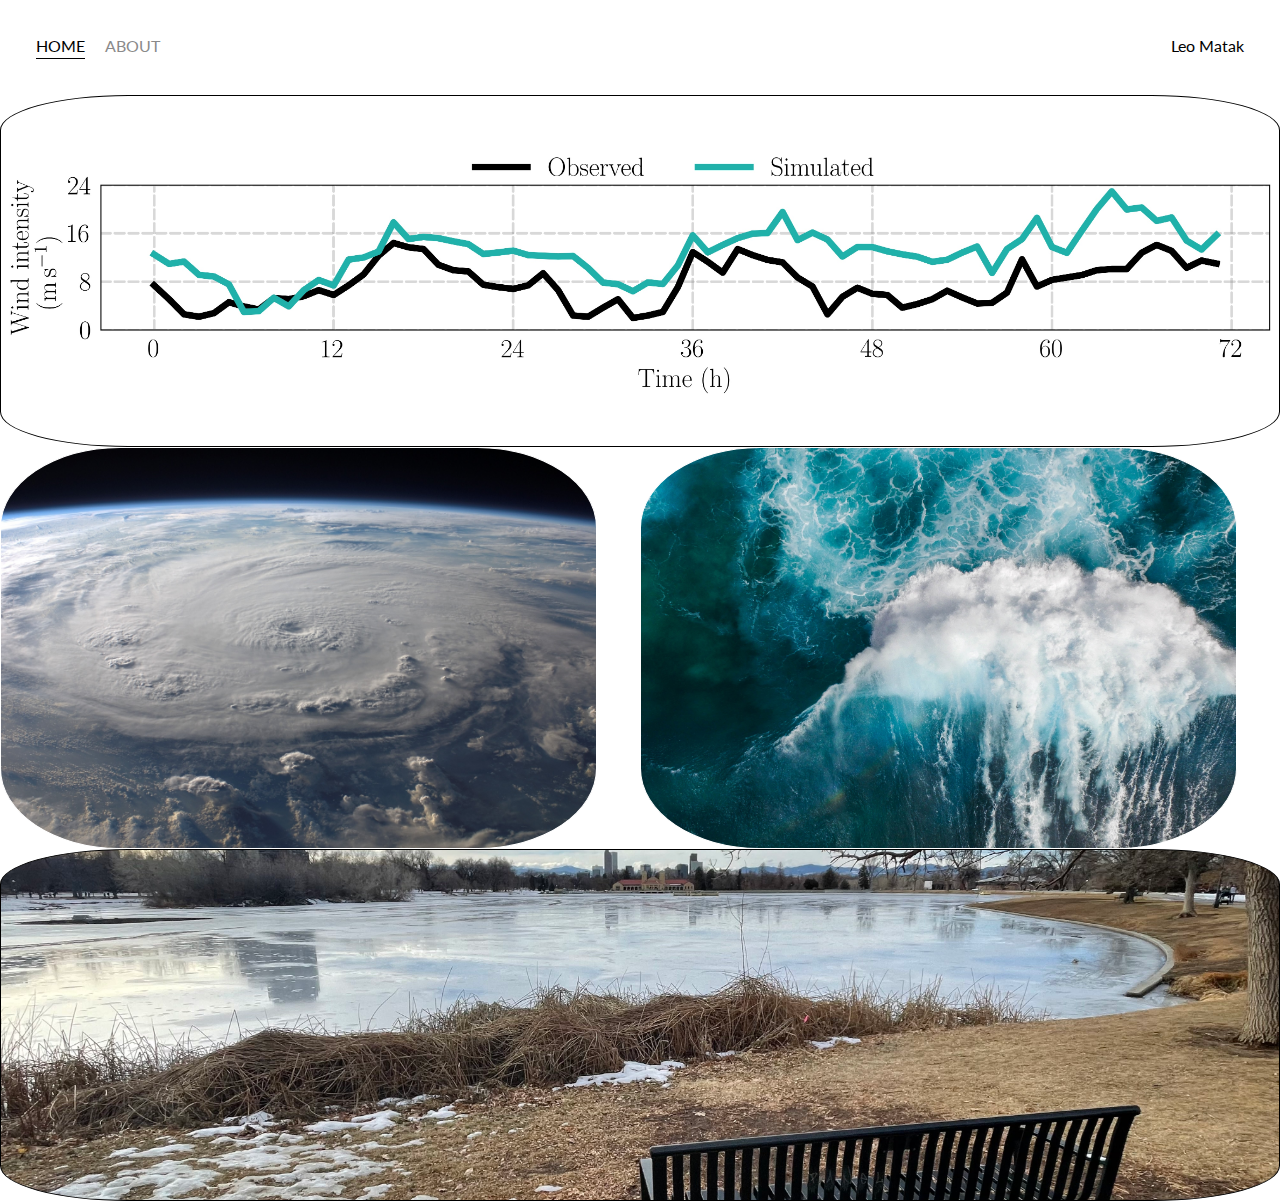
<file: index.html>
<!DOCTYPE html>
<html>

<head>
    <!-- Google tag (gtag.js) -->
<script async src="https://www.googletagmanager.com/gtag/js?id=G-3N564VZRMH"></script>
<script>
  window.dataLayer = window.dataLayer || [];
  function gtag(){dataLayer.push(arguments);}
  gtag('js', new Date());

  gtag('config', 'G-3N564VZRMH');
</script>
    <meta charset="utf-8" />
    <title>Page Title</title>
    <link href="https://fonts.googleapis.com/css2?family=Lato:ital@1&display=swap" rel="stylesheet">
    <link rel="stylesheet" href="styles.css">
</head>

<body>
    <div class="container">
        <div class="nav-wrapper">
            <div class="left-side">
                <div class="nav-link-wrapper active-nav-link">
                    <a href="index.html">Home</a>
                </div>
                
                <div class="nav-link-wrapper">
                    <a href="about.html">About</a>
                </div>
            </div>

            <div class="right-side">
                <div class="brand">
                    <div>Leo Matak</div>
                </div>
            </div>
        </div>

        <div class="content-wrapper">
            <div class="current_research">
                <div class="current-research-items-wrapper">
                    <div class="current-research-item-wrap">
                        
                        <div class="current-research-img-background" style="background-image:url(Images/time_series.jpg)">
                        </div>
                   
                    
                    <a href="current_research.html" >
                        <div class="img-text-wrapper">
                            <div class="title">
                                <!-- <a href="current_research.html"> -->
                                Houston, TX
                                <br>
                                
                                <!-- <img src="overlayed_text/current_research.png">  -->
                            </div>

    
                            <div class="subtitle">
                                Atmospheric Research in Built Urban Environment
                            </div>
                        </div>
                    </a>

                    </div>
                </div>
            </div>
            <div class="past_research">
                <div class="past_research-items-wrapper">
                    <div class="past_research-item-wrap">
                        <div class="past_research-img-background" style="background-image:url(Images/hurricane.jpg)" loop=infinite>
                        </div>
                        <a href="hurricane_boundary_layer.html" >
                        <div class="past-research-img-text-wrapper">
                            <div class="hurricane_title">
                                Hurricanes: 
                            </div>
    
                            <div class="hurricane_subtitle">
                                Boundary Layer Dynamics
                            </div>
                        </div>
                    </a>
    
                    </div>
    
                    <div class="past_research-item-wrap">
                        <div class="past_research-img-background" style="background-image:url(Images/waves.jpg)">
                        </div>
                        <a href="surface_roughness.html">
                        <div class="past-research-img-text-wrapper">
                            <div class="hurricane_title">
                                Hurricanes:
                            </div>
    
                            <div class="hurricane_subtitle">
                                Momentum Roughness Length Impact
                            </div>
                        </div>
                    </a>
    
                    </div>
    
    
                </div>
            </div>

            <div class="current_research">
                <div class="current-research-items-wrapper">
                    <div class="current-research-item-wrap">
                        
                        <div class="current-research-img-background" style="background-image:url(Images/IMG_1395.jpg)">
                        </div>
                   
                    
                    <a href="social.html" >
                        <div class="img-text-wrapper">
                            <div class="title">
                                <!-- <a href="current_research.html"> -->
                                Everything else!
                                <br>
                                
                                <!-- <img src="overlayed_text/current_research.png">  -->
                            </div>

    
                            <div class="subtitle">
                                Might be interesting!


                            </div>
                        </div>
                    </a>

                    </div>
                </div>
            </div>
<!--             
            <div class="portfolio-items-wrapper">
                
                <div class="portfolio-item-wrapper">
                    <div class="portfolio-img-background" style="background-image:url(Images/social.jpg)">
                    </div>
                    <a href="social.html"  >
                    <div class="portfolio-img-text-wrapper">
                        <div class="portfolio_title">
                           
                            Social
                            
                        </div>
    
                        <div class="portfolio_subtitle">
                            Some extra photos of me and my friends
                        </div>
                    </div>
                </a>
                </div>
    
               
                <div class="portfolio-item-wrapper">
                    <div class="portfolio-img-background" style="background-image:url(Images/code_front_page.jpg)">
                    </div>
                    <a href="other_projects.html">  
                    <div class="portfolio-img-text-wrapper">
                        <div class="portfolio_title">
                           
                            Other Projects
                            
                        </div>
    
                        <div class="portfolio_subtitle">
                            Some might-be interesting projects
                        </div>
                    </div>
                    </a>
                </div>
               
                <div class="portfolio-item-wrapper">
                    
                    <div class="portfolio-img-background" style="background-image:url(Images/equations_front_page.jpg)">
                    </div>
                    <a href="classes.html">
                    <div class="portfolio-img-text-wrapper">
                        <div class="portfolio_title">
                            Fluids
                        </div>
    
                        <div class="portfolio_subtitle">
                            Important highights from some of the classes
                        </div>
                    </div>
                </a>
                </div>
    
                
    
            </div> -->
        </div> 
     
    </div>
            

            

    </div>

</body>


<!-- here comes js -->

<script>
    
    // define portfolioitems by selectin all the item wrappers in document
    const portfolioitems = document.querySelectorAll('.portfolio-item-wrapper')

    // loop through them
    portfolioitems.forEach(portfolioItem => {

        // make each do something when mouseovered it
        portfolioItem.addEventListener('mouseover', () => {
            // this is for logging
            // console.log(portfolioItem);
            portfolioItem.childNodes[1].classList.add('img-darken');

        })

        portfolioItem.addEventListener('mouseout', () => {
            // this is for logging
            // console.log(portfolioItem);
            portfolioItem.childNodes[1].classList.remove('img-darken');

        })


    })

    // for the current research
    const current_research = document.querySelectorAll('.current-research-item-wrap')

    // loop through them
    current_research.forEach(portfolioItem => {

        // make each do something when mouseovered it
        portfolioItem.addEventListener('mouseover', () => {
            // this is for logging
            console.log(portfolioItem);
            portfolioItem.childNodes[1].classList.add('img-darken');

        })

        portfolioItem.addEventListener('mouseout', () => {
            // this is for logging
            // console.log(portfolioItem);
            portfolioItem.childNodes[1].classList.remove('img-darken');

        })


    })

    const previous_research = document.querySelectorAll('.past_research-item-wrap')

    // loop through them
    previous_research.forEach(portfolioItem => {

        // make each do something when mouseovered it
        portfolioItem.addEventListener('mouseover', () => {
            // this is for logging
            console.log(portfolioItem);
            portfolioItem.childNodes[1].classList.add('img-darken');

        })

        portfolioItem.addEventListener('mouseout', () => {
            // this is for logging
            // console.log(portfolioItem);
            portfolioItem.childNodes[1].classList.remove('img-darken');

        })


    })

</script>


</html>
</file>
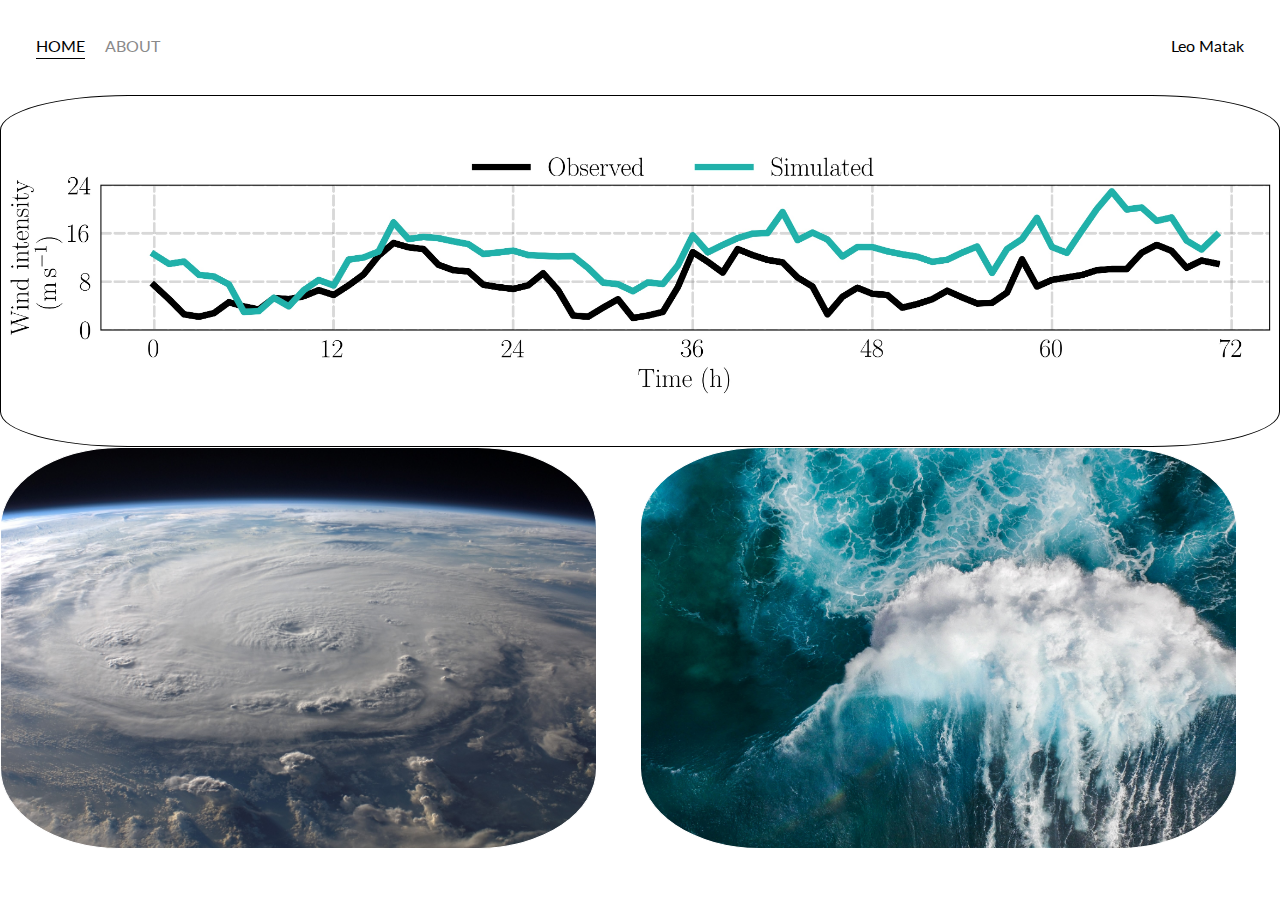
<file: old_index.html>
<!DOCTYPE html>
<html>

<head>
    <!-- Google tag (gtag.js) -->
<script async src="https://www.googletagmanager.com/gtag/js?id=G-3N564VZRMH"></script>
<script>
  window.dataLayer = window.dataLayer || [];
  function gtag(){dataLayer.push(arguments);}
  gtag('js', new Date());

  gtag('config', 'G-3N564VZRMH');
</script>
    <meta charset="utf-8" />
    <title>Page Title</title>
    <link href="https://fonts.googleapis.com/css2?family=Lato:ital@1&display=swap" rel="stylesheet">
    <link rel="stylesheet" href="styles.css">
</head>

<body>
    <div class="container">
        <div class="nav-wrapper">
            <div class="left-side">
                <div class="nav-link-wrapper active-nav-link">
                    <a href="index.html">Home</a>
                </div>
                
                <div class="nav-link-wrapper">
                    <a href="about.html">About</a>
                </div>
            </div>

            <div class="right-side">
                <div class="brand">
                    <div>Leo Matak</div>
                </div>
            </div>
        </div>

        <div class="content-wrapper">
            <div class="current_research">
                <div class="current-research-items-wrapper">
                    <div class="current-research-item-wrap">
                        
                        <div class="current-research-img-background" style="background-image:url(Images/time_series.jpg)">
                        </div>
                   
                    
                    <a href="current_research.html" >
                        <div class="img-text-wrapper">
                            <div class="title">
                                <!-- <a href="current_research.html"> -->
                                Houston, TX
                                <br>
                                
                                <!-- <img src="overlayed_text/current_research.png">  -->
                            </div>

    
                            <div class="subtitle">
                                Atmospheric Rresearch in Built Urban Environment
                            </div>
                        </div>
                    </a>

                    </div>
                </div>
            </div>
            <div class="past_research">
                <div class="past_research-items-wrapper">
                    <div class="past_research-item-wrap">
                        <div class="past_research-img-background" style="background-image:url(Images/hurricane.jpg)" loop=infinite>
                        </div>
                        <a href="hurricane_boundary_layer.html" >
                        <div class="past-research-img-text-wrapper">
                            <div class="hurricane_title">
                                Hurricanes: 
                            </div>
    
                            <div class="hurricane_subtitle">
                                Boundary Layer Dynamics
                            </div>
                        </div>
                    </a>
    
                    </div>
    
                    <div class="past_research-item-wrap">
                        <div class="past_research-img-background" style="background-image:url(Images/waves.jpg)">
                        </div>
                        <a href="surface_roughness.html">
                        <div class="past-research-img-text-wrapper">
                            <div class="hurricane_title">
                                Hurricanes:
                            </div>
    
                            <div class="hurricane_subtitle">
                                Momentum Roughness Length Impact
                            </div>
                        </div>
                    </a>
    
                    </div>
    
    
                </div>
            </div>
            <!-- <div class="portfolio-items-wrapper">
                
                <div class="portfolio-item-wrapper">
                    <div class="portfolio-img-background" style="background-image:url(Images/social.jpg)">
                    </div>
                    <a href="social.html"  >
                    <div class="portfolio-img-text-wrapper">
                        <div class="portfolio_title">
                           
                            Social
                            
                        </div>
    
                        <div class="portfolio_subtitle">
                            Some extra photos of me and my friends
                        </div>
                    </div>
                </a>
                </div>
    
               
                <div class="portfolio-item-wrapper">
                    <div class="portfolio-img-background" style="background-image:url(Images/code_front_page.jpg)">
                    </div>
                    <a href="other_projects.html">  
                    <div class="portfolio-img-text-wrapper">
                        <div class="portfolio_title">
                           
                            Other Projects
                            
                        </div>
    
                        <div class="portfolio_subtitle">
                            Some might-be interesting projects
                        </div>
                    </div>
                    </a>
                </div>
               
                <div class="portfolio-item-wrapper">
                    
                    <div class="portfolio-img-background" style="background-image:url(Images/equations_front_page.jpg)">
                    </div>
                    <a href="classes.html">
                    <div class="portfolio-img-text-wrapper">
                        <div class="portfolio_title">
                            Fluids
                        </div>
    
                        <div class="portfolio_subtitle">
                            Important highights from some of the classes
                        </div>
                    </div>
                </a>
                </div>
    
                
    
            </div> -->
        </div> 
     
    </div>
            

            

    </div>

</body>


<!-- here comes js -->

<script>
    
    // define portfolioitems by selectin all the item wrappers in document
    const portfolioitems = document.querySelectorAll('.portfolio-item-wrapper')

    // loop through them
    portfolioitems.forEach(portfolioItem => {

        // make each do something when mouseovered it
        portfolioItem.addEventListener('mouseover', () => {
            // this is for logging
            // console.log(portfolioItem);
            portfolioItem.childNodes[1].classList.add('img-darken');

        })

        portfolioItem.addEventListener('mouseout', () => {
            // this is for logging
            // console.log(portfolioItem);
            portfolioItem.childNodes[1].classList.remove('img-darken');

        })


    })

    // for the current research
    const current_research = document.querySelectorAll('.current-research-item-wrap')

    // loop through them
    current_research.forEach(portfolioItem => {

        // make each do something when mouseovered it
        portfolioItem.addEventListener('mouseover', () => {
            // this is for logging
            console.log(portfolioItem);
            portfolioItem.childNodes[1].classList.add('img-darken');

        })

        portfolioItem.addEventListener('mouseout', () => {
            // this is for logging
            // console.log(portfolioItem);
            portfolioItem.childNodes[1].classList.remove('img-darken');

        })


    })

    const previous_research = document.querySelectorAll('.past_research-item-wrap')

    // loop through them
    previous_research.forEach(portfolioItem => {

        // make each do something when mouseovered it
        portfolioItem.addEventListener('mouseover', () => {
            // this is for logging
            console.log(portfolioItem);
            portfolioItem.childNodes[1].classList.add('img-darken');

        })

        portfolioItem.addEventListener('mouseout', () => {
            // this is for logging
            // console.log(portfolioItem);
            portfolioItem.childNodes[1].classList.remove('img-darken');

        })


    })

</script>


</html>
</file>
<file: styles.css>
/* Master styles */

body {
    font-family: "Lato",sans-serif;
    margin: 0px;
}


.container {
    display: grid;
    grid-template-columns: 1fr;
}




.nav-wrapper    {
    display: flex;
    justify-content: space-between;
    padding: 36px;
}

.left-side {
    display: flex;
}

.nav-wrapper > .left-side > div {
    margin-right: 20px;
    font-size: 1.0em;
    text-transform: uppercase;
}

.nav-link-wrapper {
    height: 22px;
    border-bottom: 1px solid transparent;
    transition: border-bottom 0.5s;

}

.nav-link-wrapper a {
    color: #8a8a8a;
    text-decoration: none;
    transition: color 0.5s;
 
}

.nav-link-wrapper:hover {
    border-bottom: 1px solid black;
}

.nav-link-wrapper a:hover {
    color: black;
}

.active-nav-link   {
    border-bottom: 1px solid black;
}

.active-nav-link   a{
    color:   black !important;
}





/* current research styles */
/* SINGLE UPPER SINGLE COLUMN */

.current-research-items-wrapper {
    display: grid;
    grid-template-columns: 1fr;
    
    width: 100%;
}

/* this is necessary for parent */
.current-research-items-wrapper {
    position: relative;
}

.current-research-img-background {
    height: 350px;

    background-size:100%;
    background-position: center;
    background-repeat: no-repeat;
    border-style: solid;
    border-color: rgb(0, 0, 0);

    border-width: 0.1px 0.1px 0.1px 0.1px;
     /* 25px top, 10px right, 4px bottom and 35px left */
    border-radius: 10%;
    
}


.img-text-wrapper {
    position: absolute;
    /* text will be at the top */
    top: 0;
    /* elements inside it will use flex */
    display: flex;
    flex-direction: column;
    justify-content: center;
    /* align top to bottom */
    align-items: center;
    /* full parent height */
    height: 100%;
    width: 100%;
    text-align: center;
    padding-left: 10px;
    
    
    padding-right: 10px;
    
}


/* Needs to be more specific with selector */





.img-text-wrapper .title {
    transition: 1s;
    font-weight: 600;
    color:transparent;
    font-size: 80px;
    
}

.img-text-wrapper:hover .title {
    font-weight: 600;
    color: rgb(255, 255, 255);
}


.img-text-wrapper .subtitle {
    transition: 1s;
    font-weight: 600;
    color:transparent;
}

.img-text-wrapper:hover .subtitle {
    font-weight: 600;
    color: lightseagreen;
}

.img-darken {
    transition: 1s;
    filter: brightness(10%);

}









/* PAST research styles */
/* THESE ARE THE TWO COLUMNS */

.past_research-items-wrapper {
    display: grid;
    grid-template-columns: 1fr 1fr;
}

/* this is necessary for parent */
.past_research-items-wrapper {
    position: relative;
}

.past_research-img-background {
    height: 400px;
    width: 93%;
    background-size: cover;
    background-position: center;
    background-repeat: no-repeat;
    border-style: solid;
    border-color: rgb(255, 255, 255);
    border-width: 1px 1px 1px 1px; /* 25px top, 10px right, 4px bottom and 35px left */
    border-radius: 20%;
    object-fit: contain;
}


.past-research-img-text-wrapper{

    position: absolute;
    /* text will be at the top */
    top: 0;
    /* elements inside it will use flex */
    display: flex;
    flex-direction: column;
    justify-content: center;
    /* align top to bottom */
    align-items: center;
    /* full parent height */
    height: 100%;
    width: 50%;
    text-align: center;
    padding-left: 0px;
    padding-right: 0px;


}

.past-research-img-text-wrapper .hurricane_title {
    transition: 1s;
    font-weight: 600;
    color:transparent;
    font-size: 80px;
}

.past-research-img-text-wrapper .hurricane_subtitle {
    transition: 1s;
    font-weight: 600;
    color:transparent;
    /* font-size: 80px; */
}



.past-research-img-text-wrapper:hover .hurricane_title {
    font-weight: 600;
    color: rgb(255, 255, 255);
}

.past-research-img-text-wrapper:hover .hurricane_subtitle {
    font-weight: 600;
    color: lightseagreen;
}




/* LAST THREE COLUMNS  */

.portfolio-img-text-wrapper{
    position: absolute;
    /* text will be at the top */
    top: 0;
    /* elements inside it will use flex */
    display: flex;
    flex-direction: column;
    justify-content: center;
    /* align top to bottom */
    align-items: center;
    /* full parent height */
    height: 100%;
    width: 33%;
    text-align: center;
    padding-left: 0px;
    padding-right: 0px;


}


.portfolio-items-wrapper {
    display: grid;
    grid-template-columns: 1fr 1fr 1fr;
}

/* this is necessary for parent */
.portfolio-items-wrapper {
    position: relative;
}

.portfolio-img-background {
    height: 350px;
    width: 88%;
    background-size: cover;
    background-position: center;
    background-repeat: no-repeat;
    border-style: solid;
    border-color: black;
    border-width: 1px 1px 1px 1px; /* 25px top, 10px right, 4px bottom and 35px left */
    border-radius: 10%;
    margin: auto;
}


.portfolio-img-text-wrapper .portfolio_title {
    transition: 1s;
    font-weight: 600;
    color:transparent;
    font-size: 80px;
}

.portfolio-img-text-wrapper:hover .portfolio_title {
    font-weight: 600;
    color: rgb(255, 255, 255);
}

.portfolio-img-text-wrapper .portfolio_subtitle {
    transition: 1s;
    font-weight: 600;
    color:transparent;
    /* font-size: 80px; */
}

.portfolio-img-text-wrapper:hover .portfolio_subtitle {
    font-weight: 600;
    color: lightseagreen;
}

/* About page styles */


.big-pic{
    display: grid;
    grid-template-columns: 1fr;

}

.Houston-big-pic{
    display: block;
    grid-template-columns: 1fr;
    background-size:cover;
    background-position: center;
    background-repeat: no-repeat;

}

.Housotn-big-pic-wrapper img{

    height: 774px;
    width:100%
}
.big-pic-wrapper img{
    height: 1024px;
    width:100%
    
}
img {

    object-fit: scale-down;
  }

.two-column-wrapper{
    display: grid;
    grid-template-columns: 1fr 1fr;
}

.profile-image-wrapper img{
    height: 723px;
    width:100%
}

.profile-content-wrapper {
    padding: 30px;
}

.profile-content-wrapper h1 {
    color: lightseagreen;
}


/* #social icons */


/* position of the icons*/
.media {
    position: fixed;
    top: 50%;
    right: 0%;
    transform: translateY(-50%);
    z-index: 100;
    
}

ion-icon:hover{
    
    color:#090909;
    border: 1px solid #090909;
    transition: 0.5s;
}
/* style of the icons*/
ion-icon {
    list-style-type:none;
    margin: 10px 20px;
    transition: 0.5s;
    font-size: 74px;
    --ionicon-stroke-width: 16px;
    display:flex;
    padding: 20px 20px;
    border: 1px solid rgb(135, 165, 205);
    color:  rgb(135, 165, 205);
    border-radius: 20%;
  }



.single-column-style {
    display: grid;
    grid-template-columns: 1fr;
    

 

}

.atmospheric-research-wrapper {
  
    /* position:fixed; */
    text-align:center;
}

.atmospheric-research-wrapper h2{
    /* position:fixed; */
    text-align:center;
    padding-left: 15%;
    padding-right: 15%;
    
}

.atmospheric-rsrch-text{
    /* column-count: 2; */
    font-family: "Times New Roman", Times, serif;
    font-size: 21px;
    text-align:center;
    padding-left: 15%;
    padding-right: 15%;
}
</file>
